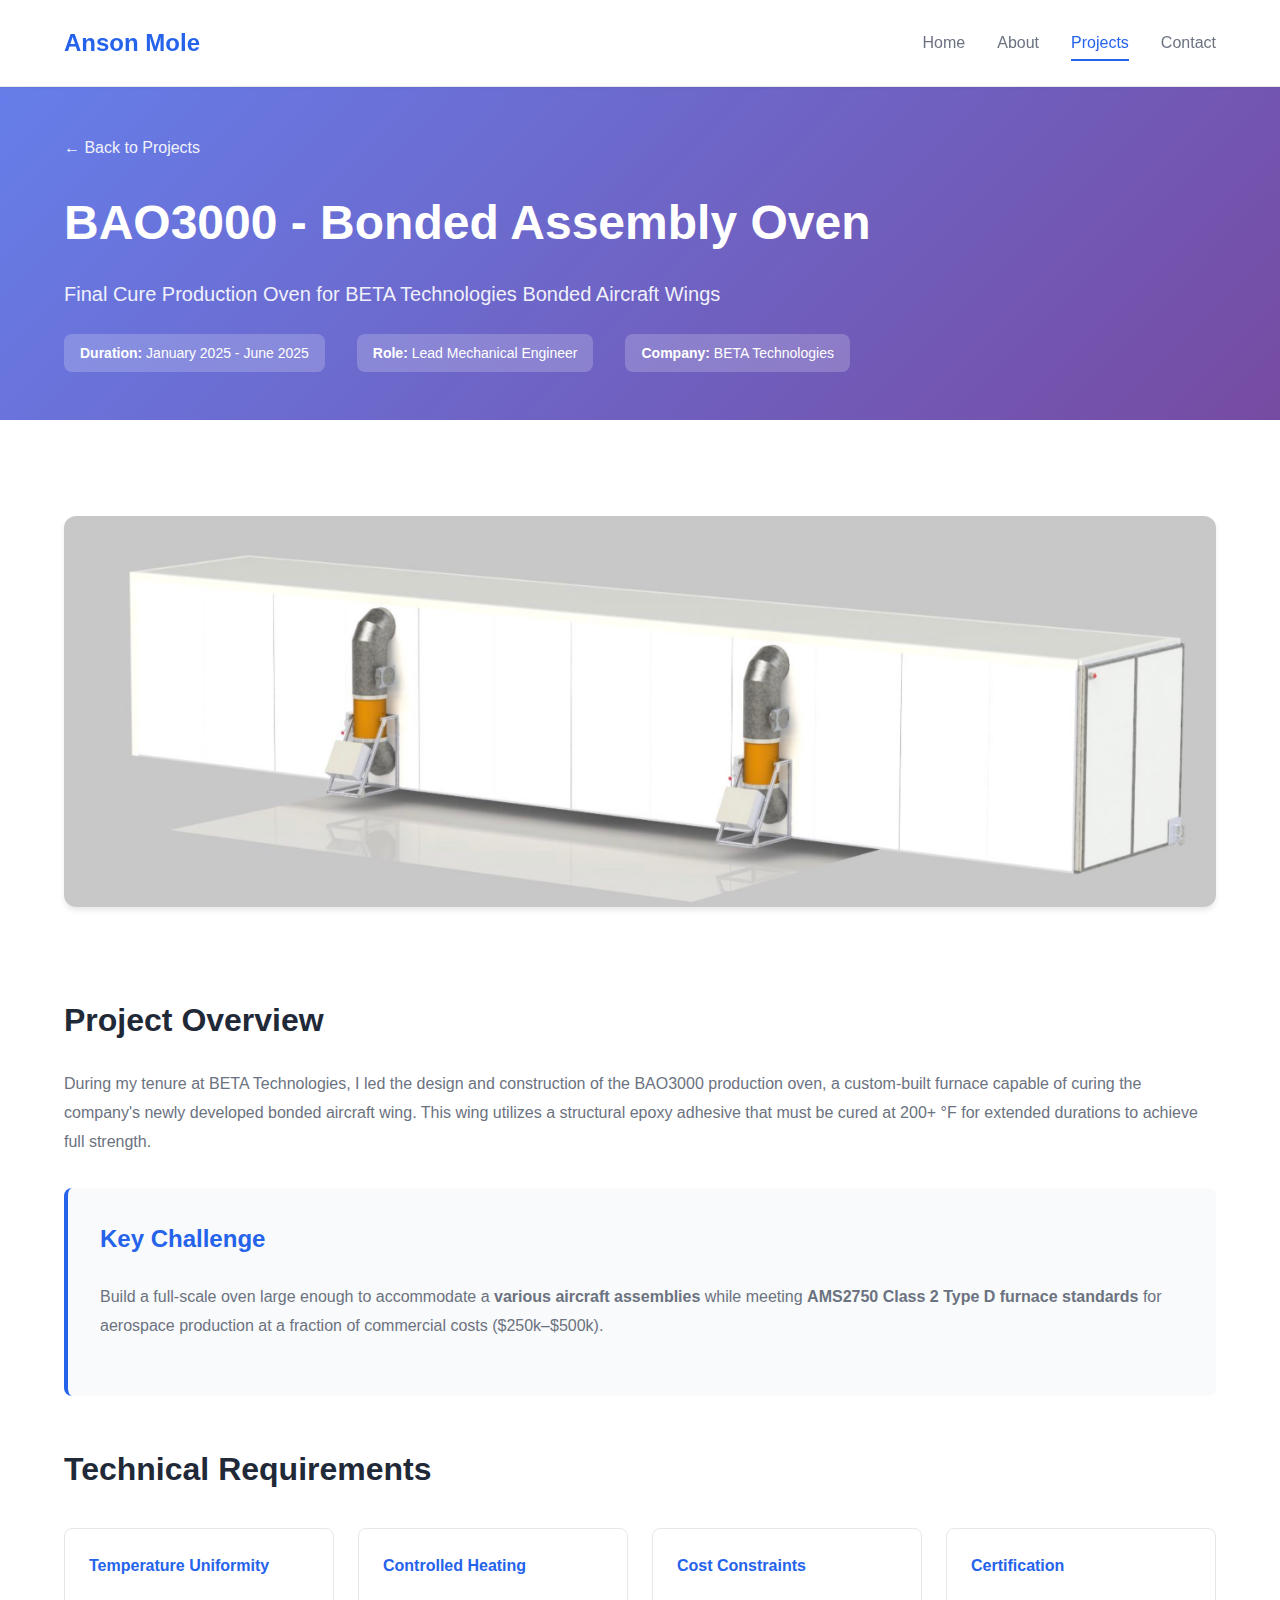
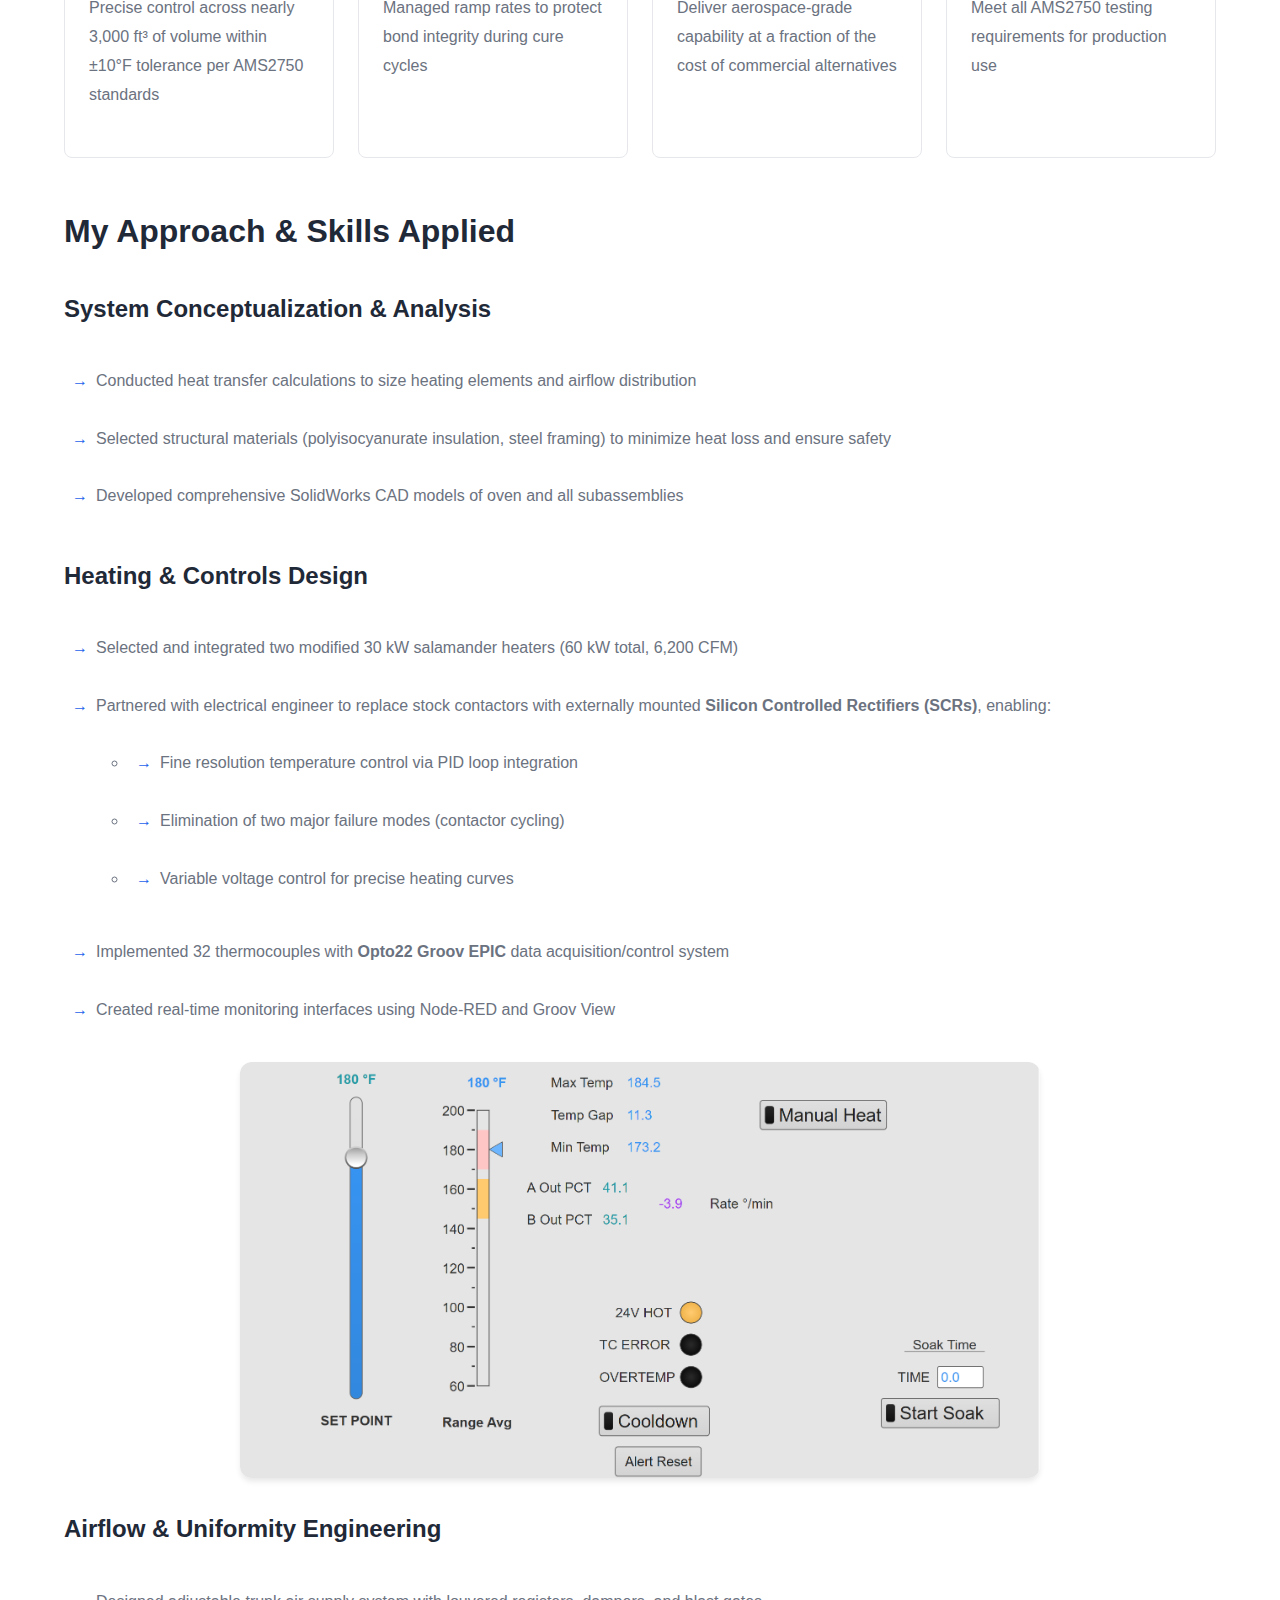
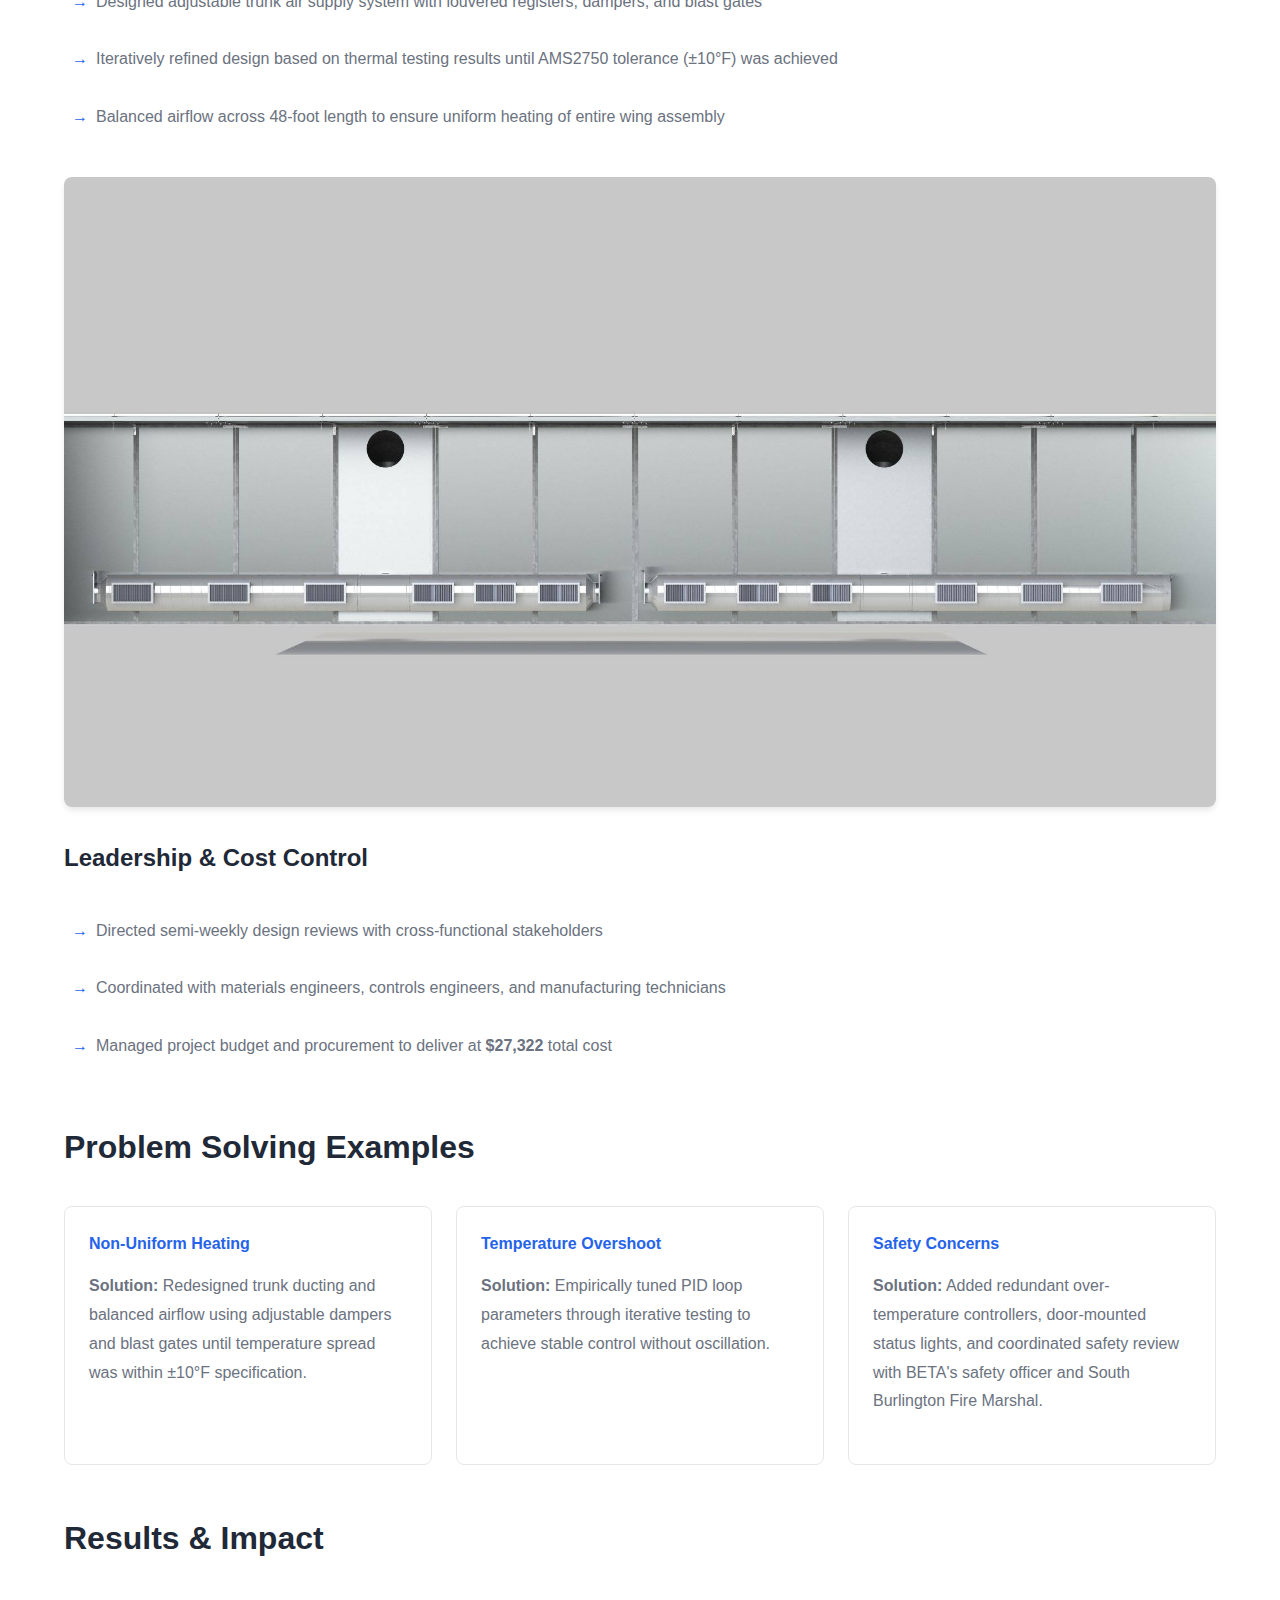
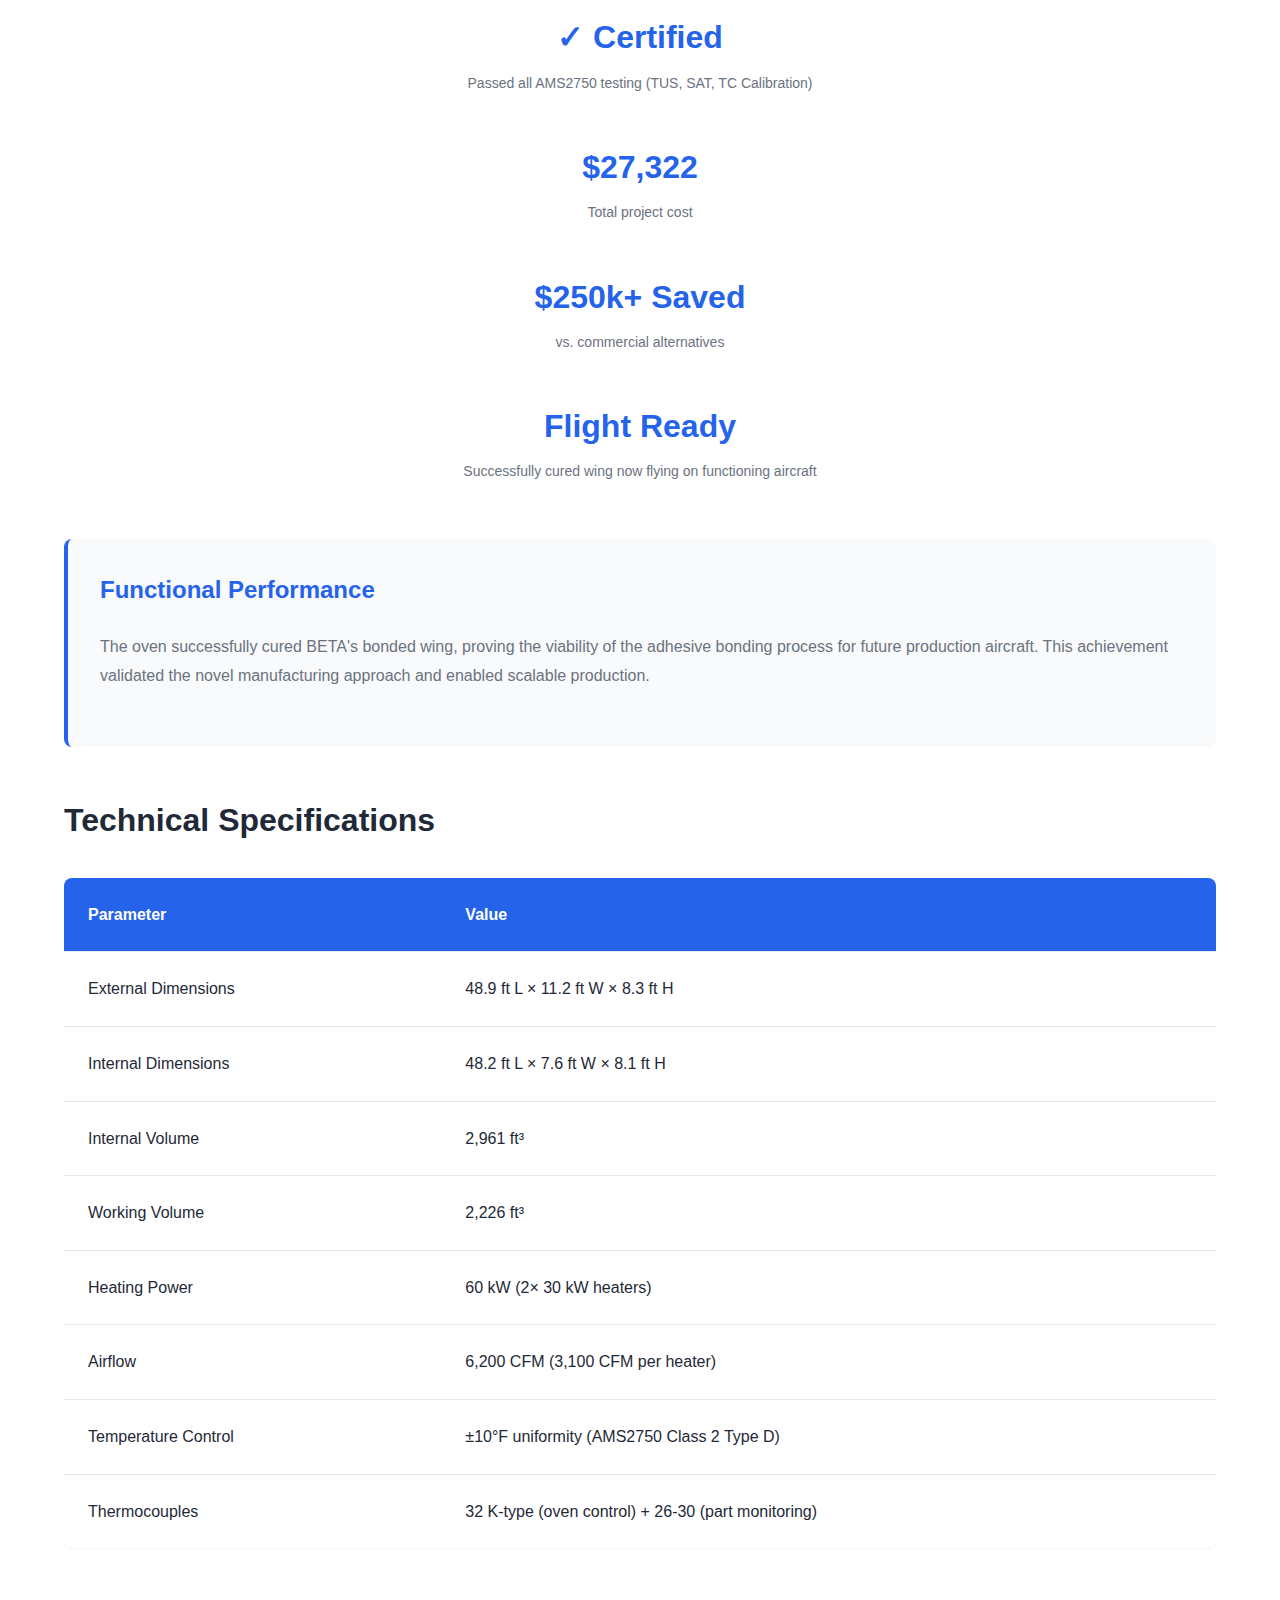
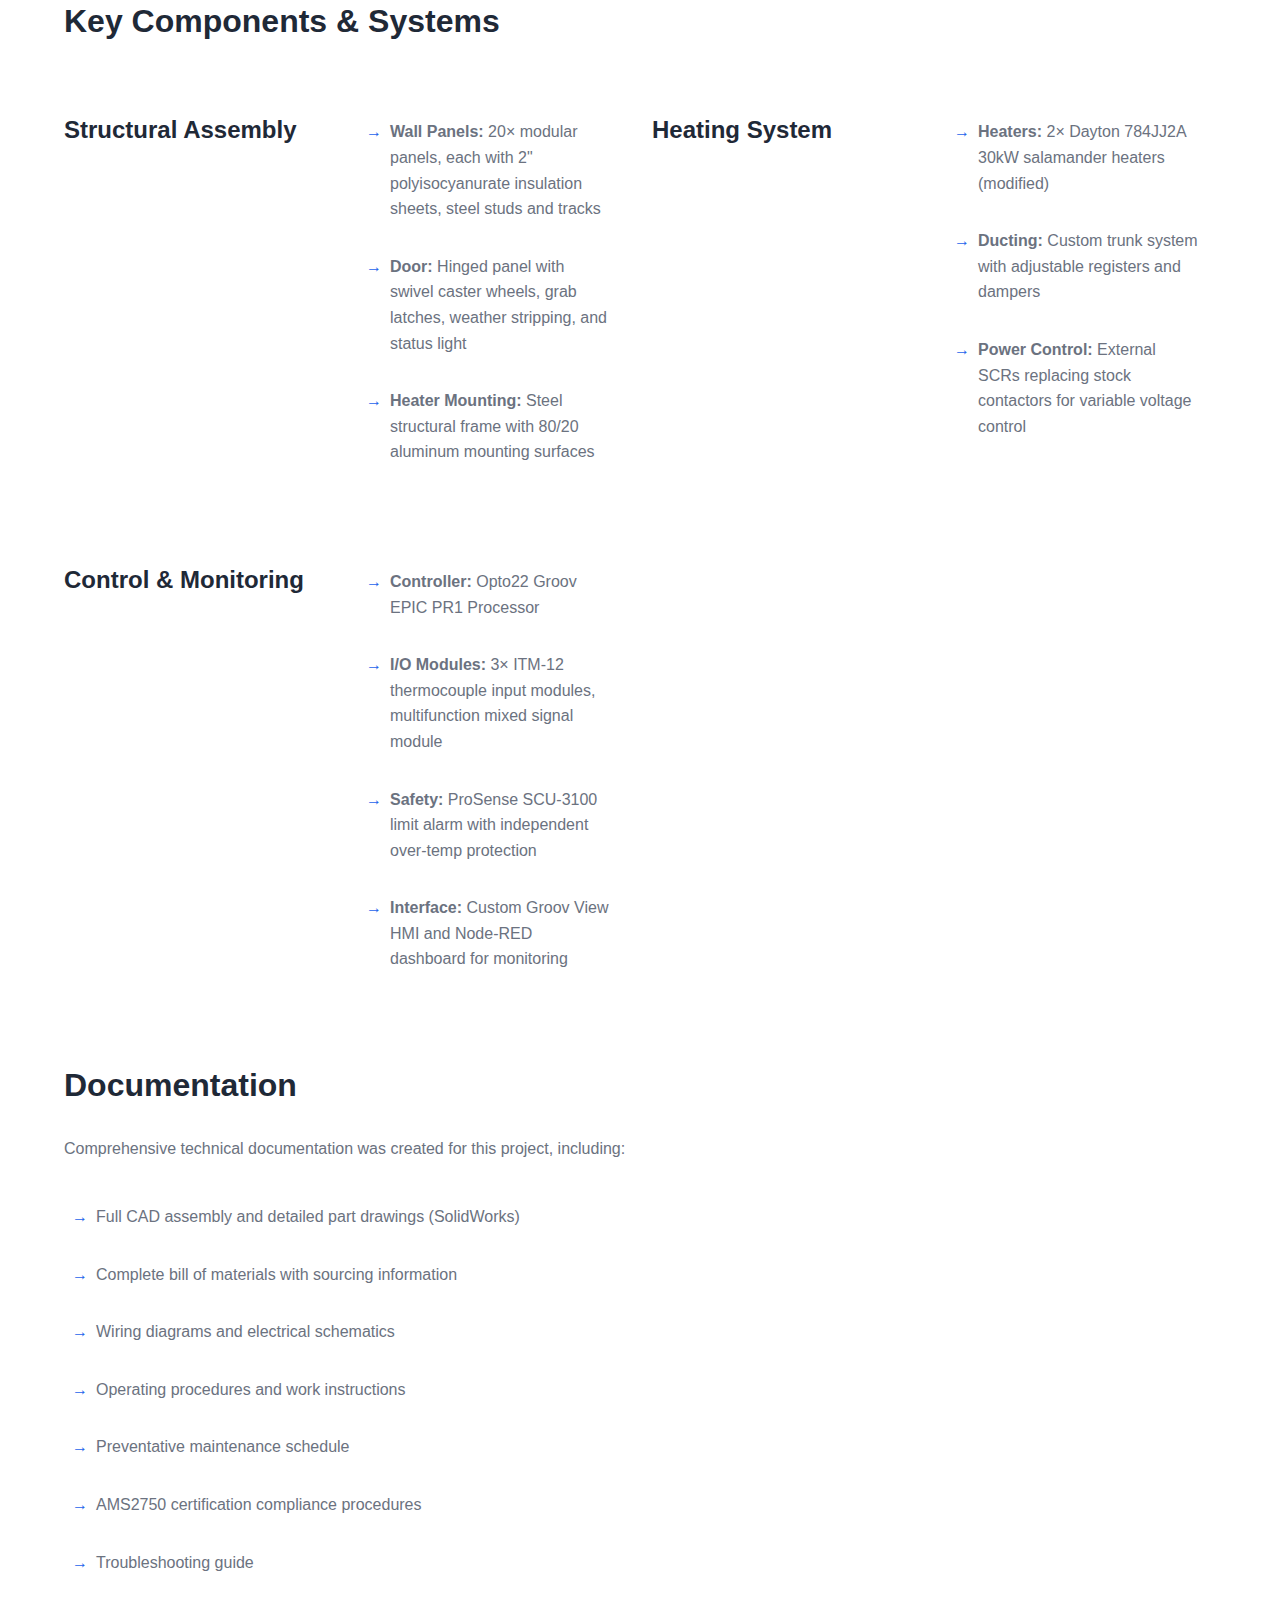
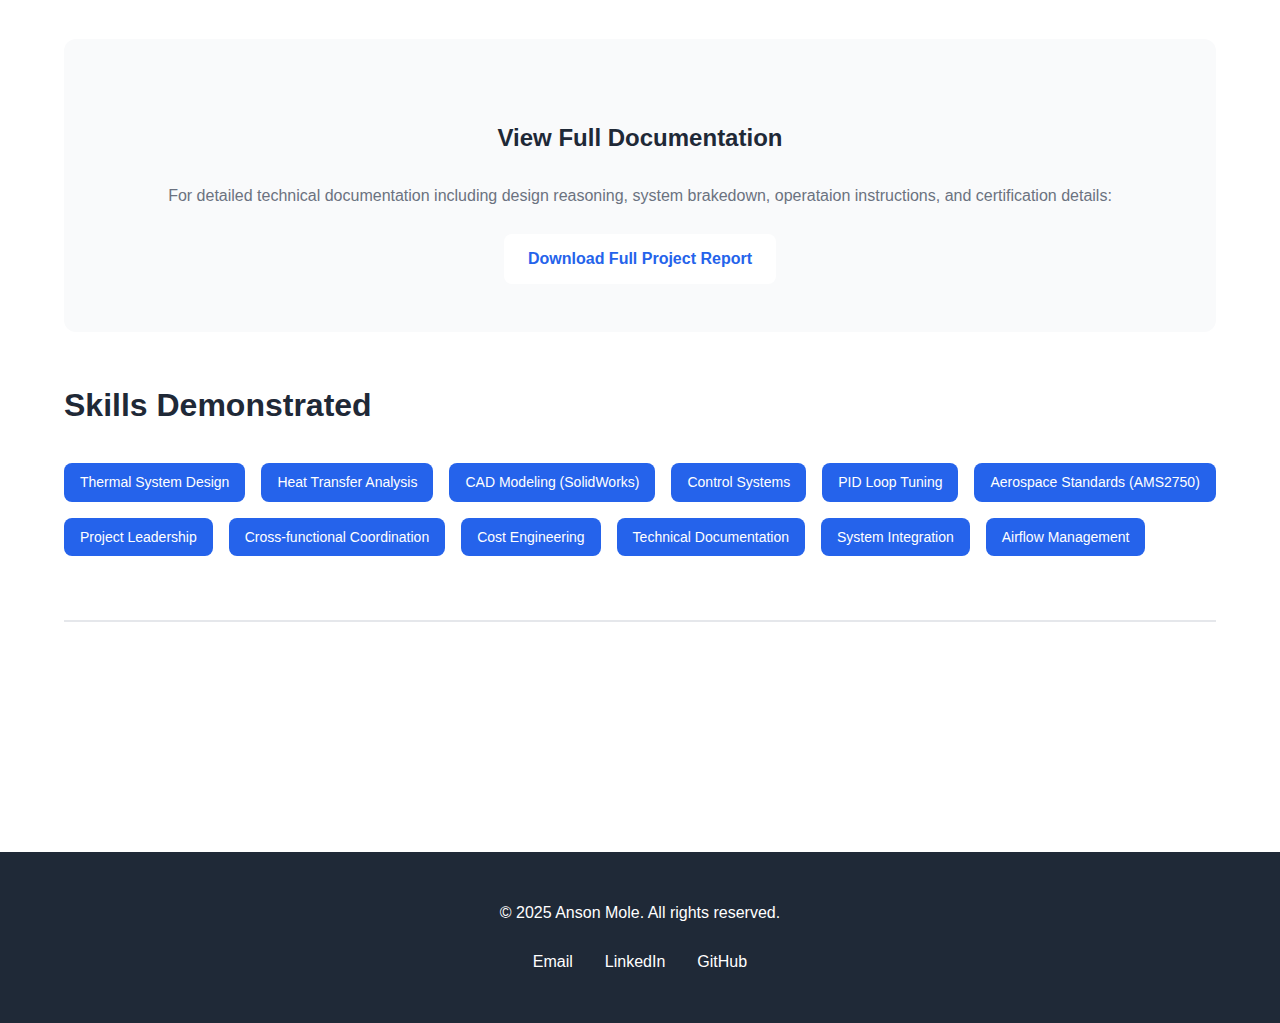
<file: bao3000.html>
<!DOCTYPE html>
<html lang="en">
<head>
    <meta charset="UTF-8">
    <meta name="viewport" content="width=device-width, initial-scale=1.0">
    <title>BAO3000 Production Oven - Anson Mole</title>
    <link rel="stylesheet" href="styles.css">
</head>
<body>
    <nav class="navbar">
        <div class="nav-container">
            <h1 class="nav-logo">Anson Mole</h1>
            <ul class="nav-menu">
                <li><a href="index.html" class="nav-link">Home</a></li>
                <li><a href="about.html" class="nav-link">About</a></li>
                <li><a href="projects.html" class="nav-link active">Projects</a></li>
                <li><a href="contact.html" class="nav-link">Contact</a></li>
            </ul>
        </div>
    </nav>

    <div class="project-detail">
        <div class="project-header">
            <div class="container">
                <a href="projects.html" class="back-link">← Back to Projects</a>
                <h1>BAO3000 - Bonded Assembly Oven</h1>
                <p class="project-subtitle">Final Cure Production Oven for BETA Technologies Bonded Aircraft Wings</p>
                <div class="project-meta">
                    <span class="meta-item"><strong>Duration:</strong> January 2025 - June 2025</span>
                    <span class="meta-item"><strong>Role:</strong> Lead Mechanical Engineer</span>
                    <span class="meta-item"><strong>Company:</strong> BETA Technologies</span>
                </div>
            </div>
        </div>

        <div class="container">
            <div class="project-content-section">
                <img src="images/bao3000-cad.jpg" alt="BAO3000 CAD Rendering" class="full-width-image">
                
                <h2>Project Overview</h2>
                <p>During my tenure at BETA Technologies, I led the design and construction of the BAO3000 production oven, a custom-built furnace capable of curing the company's newly developed bonded aircraft wing. This wing utilizes a structural epoxy adhesive that must be cured at 200+ °F for extended durations to achieve full strength.</p>

                <div class="highlight-box">
                    <h3>Key Challenge</h3>
                    <p>Build a full-scale oven large enough to accommodate a <strong>various aircraft assemblies</strong> while meeting <strong>AMS2750 Class 2 Type D furnace standards</strong> for aerospace production at a fraction of commercial costs ($250k–$500k).</p>
                </div>

                <h2>Technical Requirements</h2>
                <div class="requirements-grid">
                    <div class="requirement-card">
                        <h4>Temperature Uniformity</h4>
                        <p>Precise control across nearly 3,000 ft³ of volume within ±10°F tolerance per AMS2750 standards</p>
                    </div>
                    <div class="requirement-card">
                        <h4>Controlled Heating</h4>
                        <p>Managed ramp rates to protect bond integrity during cure cycles</p>
                    </div>
                    <div class="requirement-card">
                        <h4>Cost Constraints</h4>
                        <p>Deliver aerospace-grade capability at a fraction of the cost of commercial alternatives</p>
                    </div>
                    <div class="requirement-card">
                        <h4>Certification</h4>
                        <p>Meet all AMS2750 testing requirements for production use</p>
                    </div>
                </div>

                <h2>My Approach & Skills Applied</h2>
                
                <div class="approach-section">
                    <h3>System Conceptualization & Analysis</h3>
                    <ul class="styled-list">
                        <li>Conducted heat transfer calculations to size heating elements and airflow distribution</li>
                        <li>Selected structural materials (polyisocyanurate insulation, steel framing) to minimize heat loss and ensure safety</li>
                        <li>Developed comprehensive SolidWorks CAD models of oven and all subassemblies</li>
                    </ul>
                </div>

                <div class="approach-section">
                    <h3>Heating & Controls Design</h3>
                    <ul class="styled-list">
                        <li>Selected and integrated two modified 30 kW salamander heaters (60 kW total, 6,200 CFM)</li>
                        <li>Partnered with electrical engineer to replace stock contactors with externally mounted <strong>Silicon Controlled Rectifiers (SCRs)</strong>, enabling:
                            <ul>
                                <li>Fine resolution temperature control via PID loop integration</li>
                                <li>Elimination of two major failure modes (contactor cycling)</li>
                                <li>Variable voltage control for precise heating curves</li>
                            </ul>
                        </li>
                        <li>Implemented 32 thermocouples with <strong>Opto22 Groov EPIC</strong> data acquisition/control system</li>
                        <li>Created real-time monitoring interfaces using Node-RED and Groov View</li>
                    </ul>
                    <img src="images/controls-interface.jpg" alt="Control Interface" class="content-image">
                </div>

                <div class="approach-section">
                    <h3>Airflow & Uniformity Engineering</h3>
                    <ul class="styled-list">
                        <li>Designed adjustable trunk air supply system with louvered registers, dampers, and blast gates</li>
                        <li>Iteratively refined design based on thermal testing results until AMS2750 tolerance (±10°F) was achieved</li>
                        <li>Balanced airflow across 48-foot length to ensure uniform heating of entire wing assembly</li>
                    </ul>
                    <div class="image-row">
                        <img src="images/ducting-system.jpg" alt="Ducting System" class="half-width-image">
                    </div>
                </div>

                <div class="approach-section">
                    <h3>Leadership & Cost Control</h3>
                    <ul class="styled-list">
                        <li>Directed semi-weekly design reviews with cross-functional stakeholders</li>
                        <li>Coordinated with materials engineers, controls engineers, and manufacturing technicians</li>
                        <li>Managed project budget and procurement to deliver at <strong>$27,322</strong> total cost</li>
                    </ul>
                </div>

                <h2>Problem Solving Examples</h2>
                <div class="problems-grid">
                    <div class="problem-card">
                        <h4>Non-Uniform Heating</h4>
                        <p><strong>Solution:</strong> Redesigned trunk ducting and balanced airflow using adjustable dampers and blast gates until temperature spread was within ±10°F specification.</p>
                    </div>
                    <div class="problem-card">
                        <h4>Temperature Overshoot</h4>
                        <p><strong>Solution:</strong> Empirically tuned PID loop parameters through iterative testing to achieve stable control without oscillation.</p>
                    </div>
                    <div class="problem-card">
                        <h4>Safety Concerns</h4>
                        <p><strong>Solution:</strong> Added redundant over-temperature controllers, door-mounted status lights, and coordinated safety review with BETA's safety officer and South Burlington Fire Marshal.</p>
                    </div>
                </div>

                <h2>Results & Impact</h2>
                <div class="results-section">
                    <div class="result-metric">
                        <span class="metric-value">✓ Certified</span>
                        <span class="metric-label">Passed all AMS2750 testing (TUS, SAT, TC Calibration)</span>
                    </div>
                    <div class="result-metric">
                        <span class="metric-value">$27,322</span>
                        <span class="metric-label">Total project cost</span>
                    </div>
                    <div class="result-metric">
                        <span class="metric-value">$250k+ Saved</span>
                        <span class="metric-label">vs. commercial alternatives</span>
                    </div>
                    <div class="result-metric">
                        <span class="metric-value">Flight Ready</span>
                        <span class="metric-label">Successfully cured wing now flying on functioning aircraft</span>
                    </div>
                </div>

                <div class="highlight-box">
                    <h3>Functional Performance</h3>
                    <p>The oven successfully cured BETA's bonded wing, proving the viability of the adhesive bonding process for future production aircraft. This achievement validated the novel manufacturing approach and enabled scalable production.</p>
                </div>

                <h2>Technical Specifications</h2>
                <div class="specs-table">
                    <table>
                        <tr>
                            <th>Parameter</th>
                            <th>Value</th>
                        </tr>
                        <tr>
                            <td>External Dimensions</td>
                            <td>48.9 ft L × 11.2 ft W × 8.3 ft H</td>
                        </tr>
                        <tr>
                            <td>Internal Dimensions</td>
                            <td>48.2 ft L × 7.6 ft W × 8.1 ft H</td>
                        </tr>
                        <tr>
                            <td>Internal Volume</td>
                            <td>2,961 ft³</td>
                        </tr>
                        <tr>
                            <td>Working Volume</td>
                            <td>2,226 ft³</td>
                        </tr>
                        <tr>
                            <td>Heating Power</td>
                            <td>60 kW (2× 30 kW heaters)</td>
                        </tr>
                        <tr>
                            <td>Airflow</td>
                            <td>6,200 CFM (3,100 CFM per heater)</td>
                        </tr>
                        <tr>
                            <td>Temperature Control</td>
                            <td>±10°F uniformity (AMS2750 Class 2 Type D)</td>
                        </tr>
                        <tr>
                            <td>Thermocouples</td>
                            <td>32 K-type (oven control) + 26-30 (part monitoring)</td>
                        </tr>
                    </table>
                </div>

                <h2>Key Components & Systems</h2>
                <div class="components-section">
                    <h3>Structural Assembly</h3>
                    <ul class="styled-list">
                        <li><strong>Wall Panels:</strong> 20× modular panels, each with 2" polyisocyanurate insulation sheets, steel studs and tracks</li>
                        <li><strong>Door:</strong> Hinged panel with swivel caster wheels, grab latches, weather stripping, and status light</li>
                        <li><strong>Heater Mounting:</strong> Steel structural frame with 80/20 aluminum mounting surfaces</li>
                    </ul>

                    <h3>Heating System</h3>
                    <ul class="styled-list">
                        <li><strong>Heaters:</strong> 2× Dayton 784JJ2A 30kW salamander heaters (modified)</li>
                        <li><strong>Ducting:</strong> Custom trunk system with adjustable registers and dampers</li>
                        <li><strong>Power Control:</strong> External SCRs replacing stock contactors for variable voltage control</li>
                    </ul>

                    <h3>Control & Monitoring</h3>
                    <ul class="styled-list">
                        <li><strong>Controller:</strong> Opto22 Groov EPIC PR1 Processor</li>
                        <li><strong>I/O Modules:</strong> 3× ITM-12 thermocouple input modules, multifunction mixed signal module</li>
                        <li><strong>Safety:</strong> ProSense SCU-3100 limit alarm with independent over-temp protection</li>
                        <li><strong>Interface:</strong> Custom Groov View HMI and Node-RED dashboard for monitoring</li>
                    </ul>
                </div>

                <h2>Documentation</h2>
                <p>Comprehensive technical documentation was created for this project, including:</p>
                <ul class="styled-list">
                    <li>Full CAD assembly and detailed part drawings (SolidWorks)</li>
                    <li>Complete bill of materials with sourcing information</li>
                    <li>Wiring diagrams and electrical schematics</li>
                    <li>Operating procedures and work instructions</li>
                    <li>Preventative maintenance schedule</li>
                    <li>AMS2750 certification compliance procedures</li>
                    <li>Troubleshooting guide</li>
                </ul>

                <div class="cta-section">
                    <h3>View Full Documentation</h3>
                    <p>For detailed technical documentation including design reasoning, system brakedown, operataion instructions, and certification details:</p>
                    <a href="documents/BAO3000-Full-Documentation.pdf" class="btn btn-primary" download>Download Full Project Report</a>
                </div>

                <h2>Skills Demonstrated</h2>
                <div class="skills-tags">
                    <span class="skill-tag">Thermal System Design</span>
                    <span class="skill-tag">Heat Transfer Analysis</span>
                    <span class="skill-tag">CAD Modeling (SolidWorks)</span>
                    <span class="skill-tag">Control Systems</span>
                    <span class="skill-tag">PID Loop Tuning</span>
                    <span class="skill-tag">Aerospace Standards (AMS2750)</span>
                    <span class="skill-tag">Project Leadership</span>
                    <span class="skill-tag">Cross-functional Coordination</span>
                    <span class="skill-tag">Cost Engineering</span>
                    <span class="skill-tag">Technical Documentation</span>
                    <span class="skill-tag">System Integration</span>
                    <span class="skill-tag">Airflow Management</span>
                </div>

                <div class="project-nav">
                    <a href="fatigue-rig.html" class="btn btn-secondary">← Previous Project</a>
                    <a href="fencing-robot.html" class="btn btn-secondary">Next Project →</a>
                </div>
            </div>
        </div>
    </div>

    <footer class="footer">
        <div class="container">
            <p>&copy; 2025 Anson Mole. All rights reserved.</p>
            <div class="social-links">
                <a href="mailto:ansonmole@gmail.com">Email</a>
                <a href="https://www.linkedin.com/in/anson-mole" target="_blank">LinkedIn</a>
                <a href="https://github.com/ansonmole" target="_blank">GitHub</a>
            </div>
        </div>
    </footer>
</body>
</html>
</file>
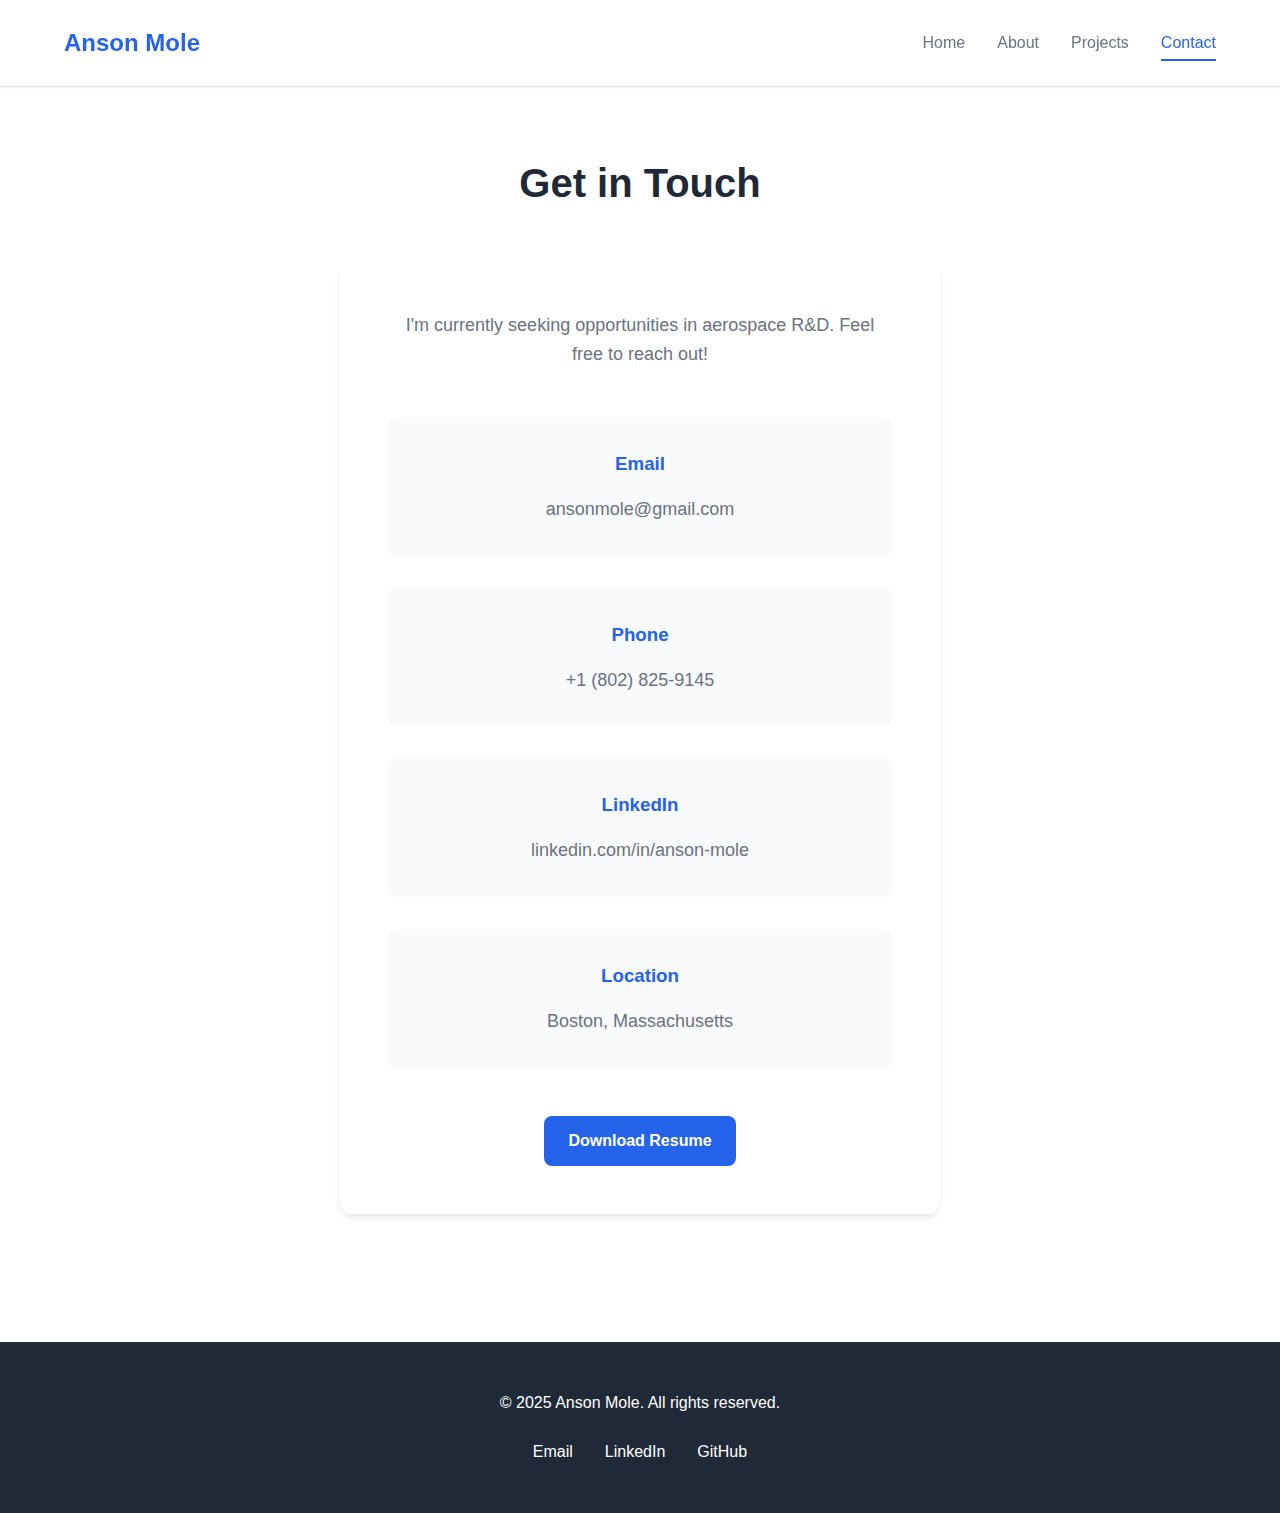
<file: contact.html>
<!DOCTYPE html>
<html lang="en">
<head>
    <meta charset="UTF-8">
    <meta name="viewport" content="width=device-width, initial-scale=1.0">
    <title>Contact - Anson Mole</title>
    <link rel="stylesheet" href="styles.css">
</head>
<body>
    <nav class="navbar">
        <div class="nav-container">
            <h1 class="nav-logo">Anson Mole</h1>
            <ul class="nav-menu">
                <li><a href="index.html" class="nav-link">Home</a></li>
                <li><a href="about.html" class="nav-link">About</a></li>
                <li><a href="projects.html" class="nav-link">Projects</a></li>
                <li><a href="contact.html" class="nav-link active">Contact</a></li>
            </ul>
        </div>
    </nav>

    <section style="padding: var(--spacing-2xl) 0;">
        <div class="container">
            <h1 class="section-title">Get in Touch</h1>
            
            <div style="max-width: 600px; margin: 0 auto;">
                <div style="background-color: white; padding: var(--spacing-xl); border-radius: var(--radius-lg); box-shadow: var(--shadow-md);">
                    <p style="text-align: center; color: var(--text-secondary); margin-bottom: var(--spacing-xl); font-size: 1.125rem;">
                        I'm currently seeking opportunities in aerospace R&D. Feel free to reach out!
                    </p>
                    
                    <div style="display: grid; gap: var(--spacing-lg);">
                        <div style="text-align: center; padding: var(--spacing-lg); background-color: var(--bg-secondary); border-radius: var(--radius-md);">
                            <h3 style="color: var(--primary-color); margin-bottom: var(--spacing-sm);">Email</h3>
                            <a href="mailto:ansonmole@gmail.com" style="color: var(--text-secondary); text-decoration: none; font-size: 1.125rem;">ansonmole@gmail.com</a>
                        </div>
                        
                        <div style="text-align: center; padding: var(--spacing-lg); background-color: var(--bg-secondary); border-radius: var(--radius-md);">
                            <h3 style="color: var(--primary-color); margin-bottom: var(--spacing-sm);">Phone</h3>
                            <a href="tel:+18028259145" style="color: var(--text-secondary); text-decoration: none; font-size: 1.125rem;">+1 (802) 825-9145</a>
                        </div>
                        
                        <div style="text-align: center; padding: var(--spacing-lg); background-color: var(--bg-secondary); border-radius: var(--radius-md);">
                            <h3 style="color: var(--primary-color); margin-bottom: var(--spacing-sm);">LinkedIn</h3>
                            <a href="https://www.linkedin.com/in/anson-mole" target="_blank" style="color: var(--text-secondary); text-decoration: none; font-size: 1.125rem;">linkedin.com/in/anson-mole</a>
                        </div>
                        
                        <div style="text-align: center; padding: var(--spacing-lg); background-color: var(--bg-secondary); border-radius: var(--radius-md);">
                            <h3 style="color: var(--primary-color); margin-bottom: var(--spacing-sm);">Location</h3>
                            <p style="color: var(--text-secondary); font-size: 1.125rem; margin: 0;">Boston, Massachusetts</p>
                        </div>
                    </div>
                    
                    <div style="text-align: center; margin-top: var(--spacing-xl);">
                        <a href="Anson_Mole_Resume.pdf" class="btn btn-primary" download style="background-color: var(--primary-color); color: white;">Download Resume</a>
                    </div>
                </div>
            </div>
        </div>
    </section>

    <footer class="footer">
        <div class="container">
            <p>&copy; 2025 Anson Mole. All rights reserved.</p>
            <div class="social-links">
                <a href="mailto:ansonmole@gmail.com">Email</a>
                <a href="https://www.linkedin.com/in/anson-mole" target="_blank">LinkedIn</a>
                <a href="https://github.com/ansonmole" target="_blank">GitHub</a>
            </div>
        </div>
    </footer>
</body>
</html>
</file>
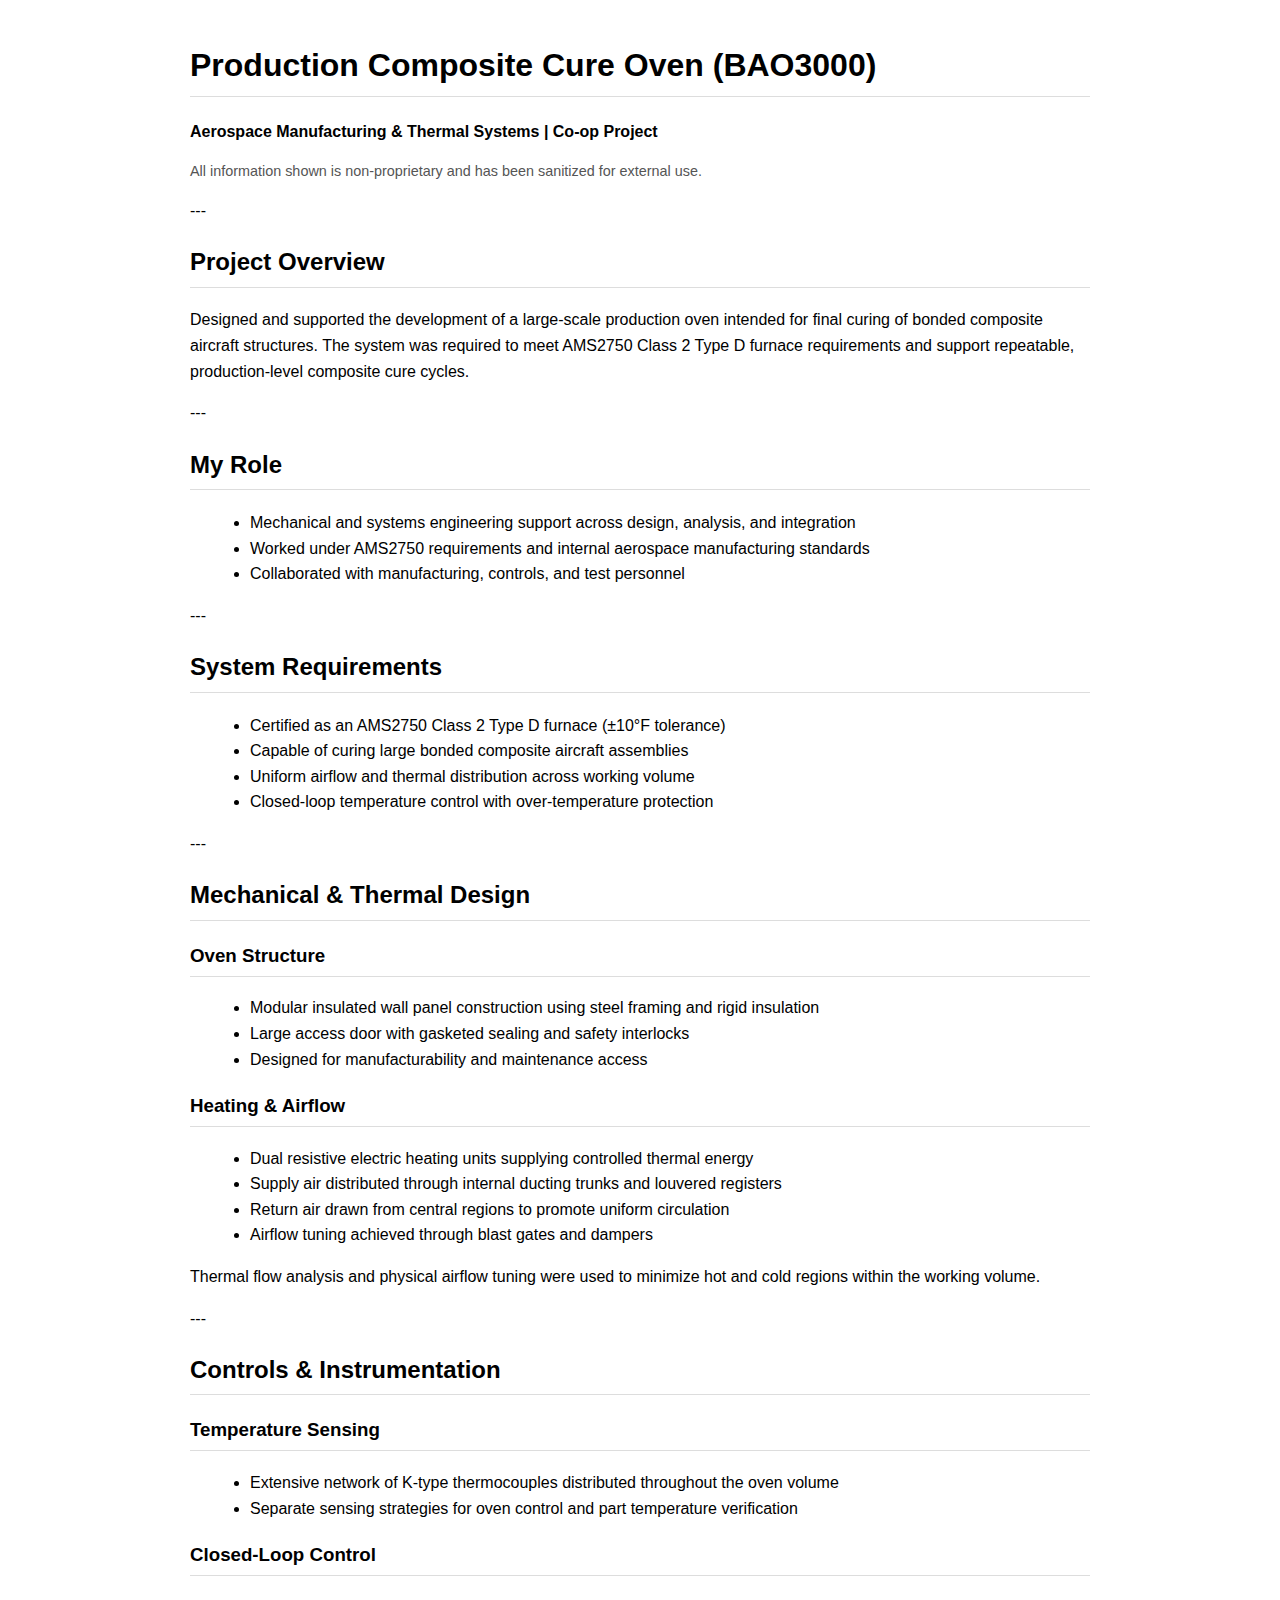
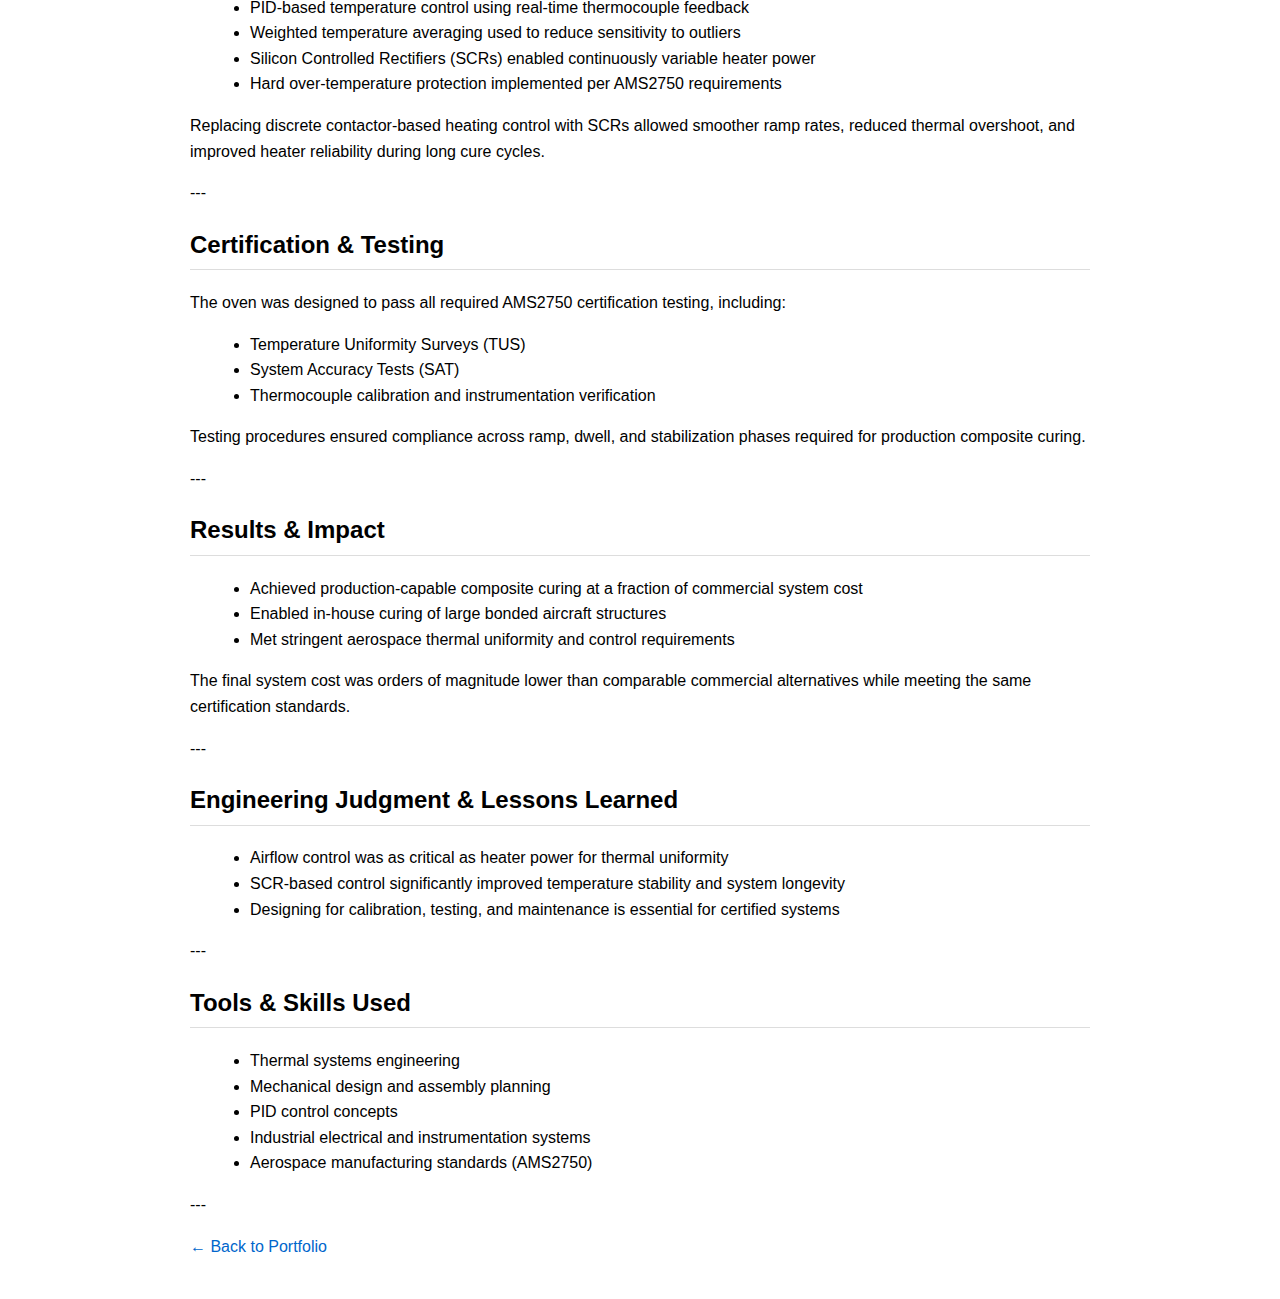
<file: projects/co-op-1.html>
<!DOCTYPE html>
<html lang="en">
<head>
    <meta charset="UTF-8">
    <title>Production Cure Oven | Aerospace Co-op Project</title>
    <style>
        body {
            font-family: Arial, sans-serif;
            max-width: 900px;
            margin: 40px auto;
            padding: 0 20px;
            line-height: 1.6;
        }
        h1, h2, h3 {
            border-bottom: 1px solid #ddd;
            padding-bottom: 5px;
        }
        ul {
            margin-left: 20px;
        }
        .note {
            font-size: 0.9em;
            color: #555;
        }
        a {
            color: #0066cc;
            text-decoration: none;
        }
    </style>
</head>
<body>

<h1>Production Composite Cure Oven (BAO3000)</h1>
<p><strong>Aerospace Manufacturing & Thermal Systems | Co-op Project</strong></p>

<p class="note">
All information shown is non-proprietary and has been sanitized for external use.
</p>

---

<h2>Project Overview</h2>
<p>
Designed and supported the development of a large-scale production oven intended for
final curing of bonded composite aircraft structures. The system was required to meet
AMS2750 Class 2 Type D furnace requirements and support repeatable, production-level
composite cure cycles.
</p>

---

<h2>My Role</h2>
<ul>
    <li>Mechanical and systems engineering support across design, analysis, and integration</li>
    <li>Worked under AMS2750 requirements and internal aerospace manufacturing standards</li>
    <li>Collaborated with manufacturing, controls, and test personnel</li>
</ul>

---

<h2>System Requirements</h2>
<ul>
    <li>Certified as an AMS2750 Class 2 Type D furnace (±10°F tolerance)</li>
    <li>Capable of curing large bonded composite aircraft assemblies</li>
    <li>Uniform airflow and thermal distribution across working volume</li>
    <li>Closed-loop temperature control with over-temperature protection</li>
</ul>

---

<h2>Mechanical & Thermal Design</h2>

<h3>Oven Structure</h3>
<ul>
    <li>Modular insulated wall panel construction using steel framing and rigid insulation</li>
    <li>Large access door with gasketed sealing and safety interlocks</li>
    <li>Designed for manufacturability and maintenance access</li>
</ul>

<h3>Heating & Airflow</h3>
<ul>
    <li>Dual resistive electric heating units supplying controlled thermal energy</li>
    <li>Supply air distributed through internal ducting trunks and louvered registers</li>
    <li>Return air drawn from central regions to promote uniform circulation</li>
    <li>Airflow tuning achieved through blast gates and dampers</li>
</ul>

<p>
Thermal flow analysis and physical airflow tuning were used to minimize hot and cold
regions within the working volume.
</p>

---

<h2>Controls & Instrumentation</h2>

<h3>Temperature Sensing</h3>
<ul>
    <li>Extensive network of K-type thermocouples distributed throughout the oven volume</li>
    <li>Separate sensing strategies for oven control and part temperature verification</li>
</ul>

<h3>Closed-Loop Control</h3>
<ul>
    <li>PID-based temperature control using real-time thermocouple feedback</li>
    <li>Weighted temperature averaging used to reduce sensitivity to outliers</li>
    <li>Silicon Controlled Rectifiers (SCRs) enabled continuously variable heater power</li>
    <li>Hard over-temperature protection implemented per AMS2750 requirements</li>
</ul>

<p>
Replacing discrete contactor-based heating control with SCRs allowed smoother ramp rates,
reduced thermal overshoot, and improved heater reliability during long cure cycles.
</p>

---

<h2>Certification & Testing</h2>
<p>
The oven was designed to pass all required AMS2750 certification testing, including:
</p>
<ul>
    <li>Temperature Uniformity Surveys (TUS)</li>
    <li>System Accuracy Tests (SAT)</li>
    <li>Thermocouple calibration and instrumentation verification</li>
</ul>

<p>
Testing procedures ensured compliance across ramp, dwell, and stabilization phases
required for production composite curing.
</p>

---

<h2>Results & Impact</h2>
<ul>
    <li>Achieved production-capable composite curing at a fraction of commercial system cost</li>
    <li>Enabled in-house curing of large bonded aircraft structures</li>
    <li>Met stringent aerospace thermal uniformity and control requirements</li>
</ul>

<p>
The final system cost was orders of magnitude lower than comparable commercial alternatives
while meeting the same certification standards.
</p>

---

<h2>Engineering Judgment & Lessons Learned</h2>
<ul>
    <li>Airflow control was as critical as heater power for thermal uniformity</li>
    <li>SCR-based control significantly improved temperature stability and system longevity</li>
    <li>Designing for calibration, testing, and maintenance is essential for certified systems</li>
</ul>

---

<h2>Tools & Skills Used</h2>
<ul>
    <li>Thermal systems engineering</li>
    <li>Mechanical design and assembly planning</li>
    <li>PID control concepts</li>
    <li>Industrial electrical and instrumentation systems</li>
    <li>Aerospace manufacturing standards (AMS2750)</li>
</ul>

---

<p>
<a href="../index.html">← Back to Portfolio</a>
</p>

</body>
</html>
</file>
<file: styles.css>
/* ==================== */
/* CSS Reset & Variables */
/* ==================== */

* {
    margin: 0;
    padding: 0;
    box-sizing: border-box;
}

:root {
    /* Color Palette */
    --primary-color: #2563eb;
    --primary-dark: #1e40af;
    --primary-light: #3b82f6;
    --secondary-color: #64748b;
    --accent-color: #f59e0b;
    
    --text-primary: #1f2937;
    --text-secondary: #6b7280;
    --text-light: #9ca3af;
    
    --bg-primary: #ffffff;
    --bg-secondary: #f9fafb;
    --bg-tertiary: #f3f4f6;
    --border-color: #e5e7eb;
    
    /* Typography */
    --font-primary: 'Inter', -apple-system, BlinkMacSystemFont, 'Segoe UI', Roboto, sans-serif;
    --font-mono: 'Fira Code', 'Courier New', monospace;
    
    /* Spacing */
    --spacing-xs: 0.5rem;
    --spacing-sm: 1rem;
    --spacing-md: 1.5rem;
    --spacing-lg: 2rem;
    --spacing-xl: 3rem;
    --spacing-2xl: 4rem;
    
    /* Border Radius */
    --radius-sm: 0.375rem;
    --radius-md: 0.5rem;
    --radius-lg: 0.75rem;
    --radius-xl: 1rem;
    
    /* Shadows */
    --shadow-sm: 0 1px 2px 0 rgba(0, 0, 0, 0.05);
    --shadow-md: 0 4px 6px -1px rgba(0, 0, 0, 0.1);
    --shadow-lg: 0 10px 15px -3px rgba(0, 0, 0, 0.1);
    --shadow-xl: 0 20px 25px -5px rgba(0, 0, 0, 0.1);
}

/* ==================== */
/* Base Styles */
/* ==================== */

body {
    font-family: var(--font-primary);
    color: var(--text-primary);
    line-height: 1.6;
    background-color: var(--bg-primary);
}

.container {
    max-width: 1200px;
    margin: 0 auto;
    padding: 0 var(--spacing-md);
}

/* ==================== */
/* Navigation */
/* ==================== */

.navbar {
    background-color: var(--bg-primary);
    border-bottom: 1px solid var(--border-color);
    padding: var(--spacing-md) 0;
    position: sticky;
    top: 0;
    z-index: 1000;
    box-shadow: var(--shadow-sm);
}

.nav-container {
    max-width: 1200px;
    margin: 0 auto;
    padding: 0 var(--spacing-md);
    display: flex;
    justify-content: space-between;
    align-items: center;
}

.nav-logo {
    font-size: 1.5rem;
    font-weight: 700;
    color: var(--primary-color);
}

.nav-menu {
    display: flex;
    list-style: none;
    gap: var(--spacing-lg);
}

.nav-link {
    text-decoration: none;
    color: var(--text-secondary);
    font-weight: 500;
    transition: color 0.3s ease;
    padding: var(--spacing-xs) 0;
    border-bottom: 2px solid transparent;
}

.nav-link:hover,
.nav-link.active {
    color: var(--primary-color);
    border-bottom-color: var(--primary-color);
}

/* ==================== */
/* Hero Section */
/* ==================== */

.hero {
    background: linear-gradient(135deg, #667eea 0%, #764ba2 100%);
    color: white;
    padding: var(--spacing-2xl) 0;
    text-align: center;
}

.hero-content {
    max-width: 800px;
    margin: 0 auto;
    padding: 0 var(--spacing-md);
}

.hero-title {
    font-size: 3.5rem;
    font-weight: 800;
    margin-bottom: var(--spacing-sm);
    letter-spacing: -0.025em;
}

.hero-subtitle {
    font-size: 1.5rem;
    font-weight: 600;
    margin-bottom: var(--spacing-sm);
    opacity: 0.95;
}

.hero-description {
    font-size: 1.125rem;
    opacity: 0.9;
    margin-bottom: var(--spacing-xl);
}

.hero-buttons {
    display: flex;
    gap: var(--spacing-md);
    justify-content: center;
}

/* ==================== */
/* Buttons */
/* ==================== */

.btn {
    display: inline-block;
    padding: 0.75rem 1.5rem;
    border-radius: var(--radius-md);
    font-weight: 600;
    text-decoration: none;
    transition: all 0.3s ease;
    cursor: pointer;
    border: none;
}

.btn-primary {
    background-color: white;
    color: var(--primary-color);
}

.btn-primary:hover {
    transform: translateY(-2px);
    box-shadow: var(--shadow-lg);
}

.btn-secondary {
    background-color: transparent;
    color: white;
    border: 2px solid white;
}

.btn-secondary:hover {
    background-color: white;
    color: var(--primary-color);
}

/* ==================== */
/* Featured Projects */
/* ==================== */

.featured-projects {
    padding: var(--spacing-2xl) 0;
    background-color: var(--bg-secondary);
}

.section-title {
    font-size: 2.5rem;
    font-weight: 700;
    text-align: center;
    margin-bottom: var(--spacing-xl);
    color: var(--text-primary);
}

.projects-grid {
    display: grid;
    grid-template-columns: repeat(auto-fit, minmax(350px, 1fr));
    gap: var(--spacing-xl);
    margin-top: var(--spacing-xl);
}

.project-card {
    background-color: white;
    border-radius: var(--radius-lg);
    overflow: hidden;
    box-shadow: var(--shadow-md);
    transition: transform 0.3s ease, box-shadow 0.3s ease;
}

.project-card:hover {
    transform: translateY(-8px);
    box-shadow: var(--shadow-xl);
}

.project-image {
    width: 100%;
    height: 250px;
    overflow: hidden;
    background-color: var(--bg-tertiary);
}

.project-image img {
    width: 100%;
    height: 100%;
    object-fit: cover;
}

.project-content {
    padding: var(--spacing-lg);
}

.project-content h3 {
    font-size: 1.5rem;
    font-weight: 700;
    margin-bottom: var(--spacing-sm);
    color: var(--text-primary);
}

.project-tags {
    display: flex;
    gap: var(--spacing-xs);
    margin-bottom: var(--spacing-md);
    flex-wrap: wrap;
}

.tag {
    background-color: var(--bg-tertiary);
    color: var(--text-secondary);
    padding: 0.25rem 0.75rem;
    border-radius: var(--radius-sm);
    font-size: 0.875rem;
    font-weight: 500;
}

.project-content > p {
    color: var(--text-secondary);
    margin-bottom: var(--spacing-md);
    line-height: 1.6;
}

.project-stats {
    display: grid;
    grid-template-columns: repeat(3, 1fr);
    gap: var(--spacing-md);
    margin: var(--spacing-md) 0;
    padding: var(--spacing-md);
    background-color: var(--bg-secondary);
    border-radius: var(--radius-md);
}

.stat {
    text-align: center;
}

.stat-value {
    display: block;
    font-size: 1.25rem;
    font-weight: 700;
    color: var(--primary-color);
}

.stat-label {
    display: block;
    font-size: 0.875rem;
    color: var(--text-secondary);
    margin-top: 0.25rem;
}

.project-link {
    color: var(--primary-color);
    font-weight: 600;
    text-decoration: none;
    transition: color 0.3s ease;
    display: inline-block;
    margin-top: var(--spacing-sm);
}

.project-link:hover {
    color: var(--primary-dark);
}

/* ==================== */
/* Skills Section */
/* ==================== */

.skills {
    padding: var(--spacing-2xl) 0;
}

.skills-grid {
    display: grid;
    grid-template-columns: repeat(auto-fit, minmax(250px, 1fr));
    gap: var(--spacing-xl);
    margin-top: var(--spacing-xl);
}

.skill-category {
    background-color: white;
    padding: var(--spacing-lg);
    border-radius: var(--radius-lg);
    box-shadow: var(--shadow-md);
}

.skill-category h3 {
    font-size: 1.25rem;
    font-weight: 700;
    color: var(--primary-color);
    margin-bottom: var(--spacing-md);
}

.skill-category ul {
    list-style: none;
}

.skill-category li {
    padding: var(--spacing-xs) 0;
    color: var(--text-secondary);
    border-bottom: 1px solid var(--border-color);
}

.skill-category li:last-child {
    border-bottom: none;
}

/* ==================== */
/* Project Detail Pages */
/* ==================== */

.project-detail {
    background-color: white;
}

.project-header {
    background: linear-gradient(135deg, #667eea 0%, #764ba2 100%);
    color: white;
    padding: var(--spacing-xl) 0;
}

.back-link {
    color: white;
    text-decoration: none;
    display: inline-flex;
    align-items: center;
    margin-bottom: var(--spacing-md);
    opacity: 0.9;
    transition: opacity 0.3s ease;
}

.back-link:hover {
    opacity: 1;
}

.project-header h1 {
    font-size: 3rem;
    font-weight: 800;
    margin-bottom: var(--spacing-sm);
}

.project-subtitle {
    font-size: 1.25rem;
    opacity: 0.9;
    margin-bottom: var(--spacing-md);
}

.project-meta {
    display: flex;
    gap: var(--spacing-lg);
    flex-wrap: wrap;
    font-size: 0.875rem;
}

.meta-item {
    background-color: rgba(255, 255, 255, 0.2);
    padding: 0.5rem 1rem;
    border-radius: var(--radius-md);
}

.project-content-section {
    padding: var(--spacing-2xl) 0;
}

.project-content-section h2 {
    font-size: 2rem;
    font-weight: 700;
    color: var(--text-primary);
    margin: var(--spacing-xl) 0 var(--spacing-md);
}

.project-content-section h3 {
    font-size: 1.5rem;
    font-weight: 600;
    color: var(--text-primary);
    margin: var(--spacing-lg) 0 var(--spacing-md);
}

.project-content-section p {
    color: var(--text-secondary);
    line-height: 1.8;
    margin-bottom: var(--spacing-md);
}

.styled-list {
    list-style: none;
    margin: var(--spacing-md) 0;
}

.styled-list li {
    padding: var(--spacing-sm);
    padding-left: 2rem;
    position: relative;
    color: var(--text-secondary);
    line-height: 1.6;
}

.styled-list li::before {
    content: "→";
    position: absolute;
    left: 0.5rem;
    color: var(--primary-color);
    font-weight: 700;
}

.styled-list ul {
    margin-left: var(--spacing-lg);
    margin-top: var(--spacing-sm);
}

/* ==================== */
/* Image Styles */
/* ==================== */

.full-width-image {
    width: 100%;
    border-radius: var(--radius-lg);
    margin: var(--spacing-lg) 0;
    box-shadow: var(--shadow-md);
}

.content-image {
    width: 100%;
    max-width: 800px;
    border-radius: var(--radius-lg);
    margin: var(--spacing-md) auto;
    display: block;
    box-shadow: var(--shadow-md);
}

.image-row {
    display: grid;
    grid-template-columns: repeat(auto-fit, minmax(300px, 1fr));
    gap: var(--spacing-md);
    margin: var(--spacing-lg) 0;
}

.half-width-image {
    width: 100%;
    border-radius: var(--radius-md);
    box-shadow: var(--shadow-md);
}

/* ==================== */
/* Highlight Boxes */
/* ==================== */

.highlight-box {
    background-color: var(--bg-secondary);
    border-left: 4px solid var(--primary-color);
    padding: var(--spacing-lg);
    margin: var(--spacing-lg) 0;
    border-radius: var(--radius-md);
}

.highlight-box h3 {
    color: var(--primary-color);
    margin-top: 0;
}

.award-banner {
    background: linear-gradient(135deg, #f59e0b 0%, #d97706 100%);
    color: white;
    padding: var(--spacing-lg);
    border-radius: var(--radius-lg);
    text-align: center;
    margin: var(--spacing-lg) 0;
}

.award-banner h3 {
    margin: 0 0 var(--spacing-xs);
    font-size: 1.5rem;
}

/* ==================== */
/* Cards & Grids */
/* ==================== */

.requirements-grid,
.results-grid,
.features-grid,
.components-section,
.comparison-grid,
.problems-grid,
.challenges-grid {
    display: grid;
    grid-template-columns: repeat(auto-fit, minmax(250px, 1fr));
    gap: var(--spacing-md);
    margin: var(--spacing-lg) 0;
}

.requirement-card,
.result-card,
.feature-card,
.comparison-item,
.problem-card,
.challenge-card,
.mini-project {
    background-color: white;
    border: 1px solid var(--border-color);
    padding: var(--spacing-md);
    border-radius: var(--radius-md);
    transition: box-shadow 0.3s ease;
}

.requirement-card:hover,
.feature-card:hover,
.problem-card:hover,
.challenge-card:hover {
    box-shadow: var(--shadow-md);
}

.result-card.highlight {
    background-color: var(--bg-secondary);
    border: 2px solid var(--primary-color);
}

.requirement-card h4,
.result-card h3,
.feature-card h4,
.comparison-item h4,
.problem-card h4,
.challenge-card h4,
.mini-project h4 {
    color: var(--primary-color);
    margin-bottom: var(--spacing-sm);
}

.result-metric {
    text-align: center;
    padding: var(--spacing-md);
}

.metric-value {
    display: block;
    font-size: 2rem;
    font-weight: 700;
    color: var(--primary-color);
    margin-bottom: var(--spacing-xs);
}

.metric-label {
    display: block;
    color: var(--text-secondary);
    font-size: 0.875rem;
}

/* ==================== */
/* Process Timeline */
/* ==================== */

.process-timeline {
    margin: var(--spacing-xl) 0;
}

.timeline-item {
    display: grid;
    grid-template-columns: 60px 1fr;
    gap: var(--spacing-md);
    margin-bottom: var(--spacing-xl);
}

.timeline-marker {
    width: 60px;
    height: 60px;
    border-radius: 50%;
    background-color: var(--primary-color);
    color: white;
    display: flex;
    align-items: center;
    justify-content: center;
    font-size: 1.5rem;
    font-weight: 700;
}

.timeline-content h4 {
    color: var(--primary-color);
    margin-bottom: var(--spacing-sm);
}

.timeline-image {
    width: 100%;
    max-width: 600px;
    border-radius: var(--radius-md);
    margin-top: var(--spacing-md);
    box-shadow: var(--shadow-md);
}

/* ==================== */
/* Tables */
/* ==================== */

.specs-table table,
.performance-table {
    width: 100%;
    border-collapse: collapse;
    margin: var(--spacing-lg) 0;
    background-color: white;
    border-radius: var(--radius-md);
    overflow: hidden;
    box-shadow: var(--shadow-sm);
}

.specs-table th,
.specs-table td,
.performance-table th,
.performance-table td {
    padding: var(--spacing-md);
    text-align: left;
    border-bottom: 1px solid var(--border-color);
}

.specs-table th,
.performance-table th {
    background-color: var(--primary-color);
    color: white;
    font-weight: 600;
}

.specs-table tr:last-child td,
.performance-table tr:last-child td {
    border-bottom: none;
}

.specs-table tr:hover,
.performance-table tr:hover {
    background-color: var(--bg-secondary);
}

/* ==================== */
/* Skills Tags */
/* ==================== */

.skills-tags {
    display: flex;
    flex-wrap: wrap;
    gap: var(--spacing-sm);
    margin: var(--spacing-lg) 0;
}

.skill-tag {
    background-color: var(--primary-color);
    color: white;
    padding: 0.5rem 1rem;
    border-radius: var(--radius-md);
    font-size: 0.875rem;
    font-weight: 500;
}

/* ==================== */
/* CTA Section */
/* ==================== */

.cta-section {
    background-color: var(--bg-secondary);
    padding: var(--spacing-xl);
    border-radius: var(--radius-lg);
    text-align: center;
    margin: var(--spacing-xl) 0;
}

.cta-section h3 {
    margin-bottom: var(--spacing-md);
}

/* ==================== */
/* Project Navigation */
/* ==================== */

.project-nav {
    display: flex;
    justify-content: space-between;
    margin-top: var(--spacing-2xl);
    padding-top: var(--spacing-xl);
    border-top: 2px solid var(--border-color);
}

/* ==================== */
/* Footer */
/* ==================== */

.footer {
    background-color: var(--text-primary);
    color: white;
    padding: var(--spacing-xl) 0;
    text-align: center;
    margin-top: var(--spacing-2xl);
}

.footer p {
    margin-bottom: var(--spacing-md);
}

.social-links {
    display: flex;
    justify-content: center;
    gap: var(--spacing-lg);
}

.social-links a {
    color: white;
    text-decoration: none;
    transition: opacity 0.3s ease;
}

.social-links a:hover {
    opacity: 0.8;
}

/* ==================== */
/* Responsive Design */
/* ==================== */

@media (max-width: 768px) {
    .hero-title {
        font-size: 2.5rem;
    }
    
    .hero-subtitle {
        font-size: 1.25rem;
    }
    
    .hero-buttons {
        flex-direction: column;
    }
    
    .projects-grid {
        grid-template-columns: 1fr;
    }
    
    .nav-menu {
        gap: var(--spacing-md);
        font-size: 0.875rem;
    }
    
    .project-header h1 {
        font-size: 2rem;
    }
    
    .project-meta {
        flex-direction: column;
        gap: var(--spacing-sm);
    }
    
    .timeline-item {
        grid-template-columns: 1fr;
    }
    
    .timeline-marker {
        margin: 0 auto;
    }
    
    .project-nav {
        flex-direction: column;
        gap: var(--spacing-md);
    }
}

@media (max-width: 480px) {
    .hero-title {
        font-size: 2rem;
    }
    
    .section-title {
        font-size: 1.75rem;
    }
    
    .project-stats {
        grid-template-columns: 1fr;
    }
}
</file>
